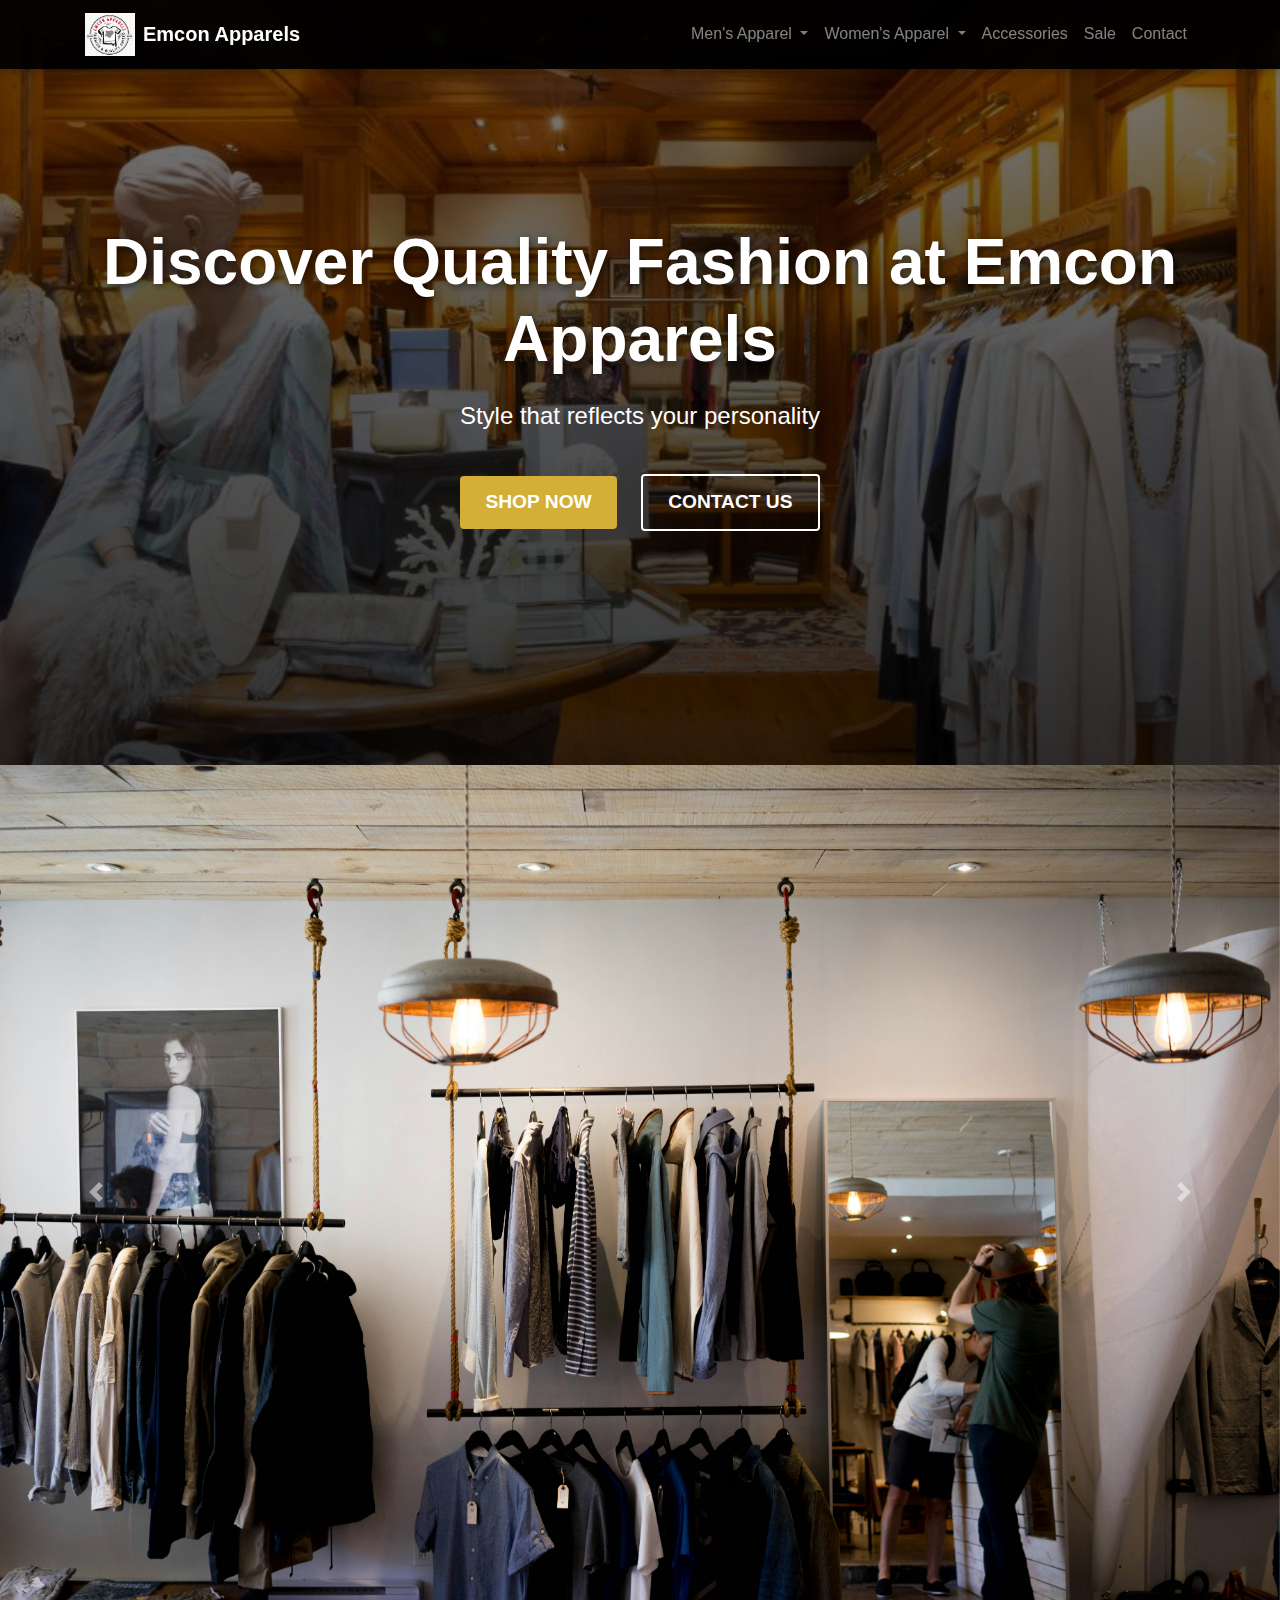
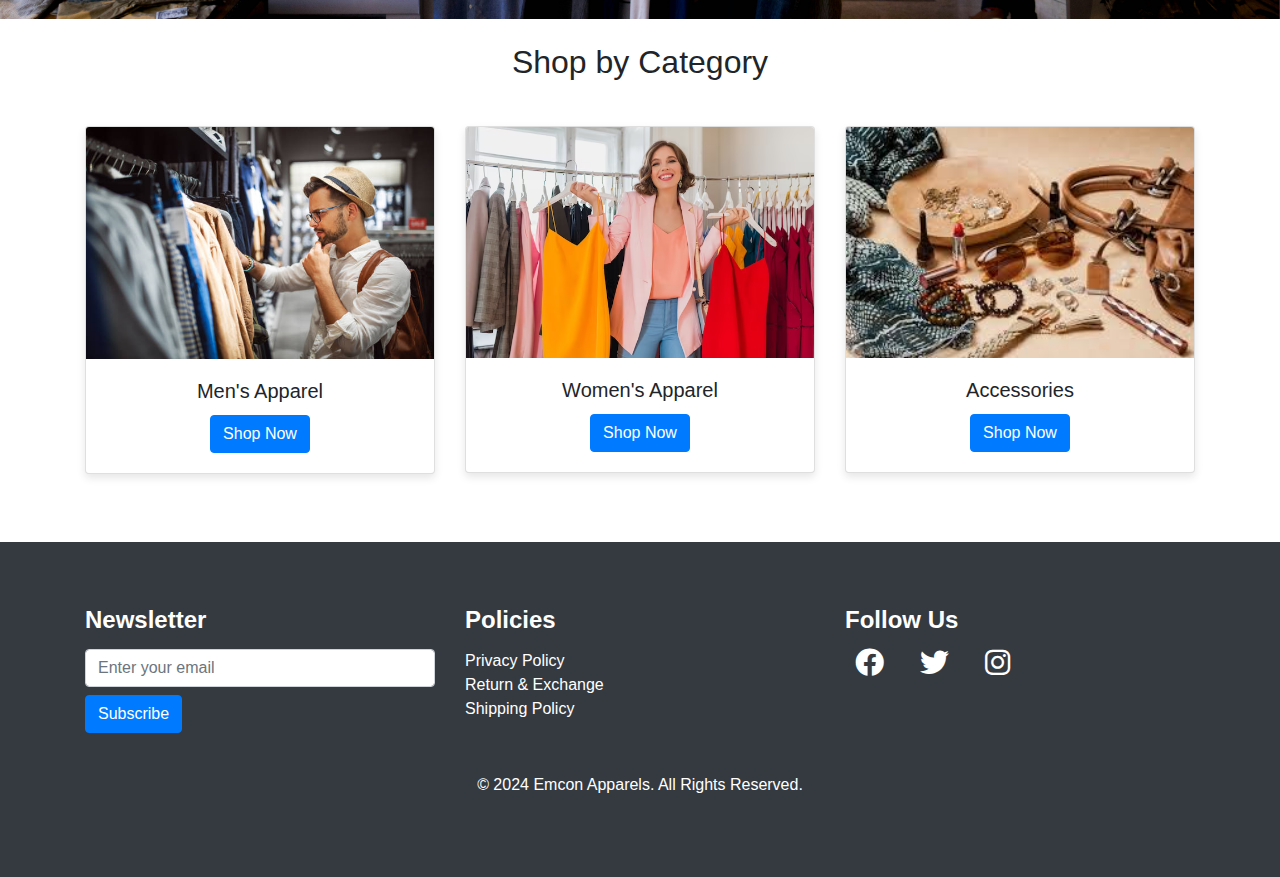
<file: index.html>
<!-- DEVELOPER: Sheikh Fahad Irfan, IS117-005, Fall 2024 -->
<!DOCTYPE html>
<html lang="en">
<head>
  <meta charset="UTF-8">
  <meta name="viewport" content="width=device-width, initial-scale=1.0">
  <meta name="description" content="Discover the best in fashion at Emcon Apparels. Shop trendy and quality men's, women's clothing, and accessories.">
  <meta name="keywords" content="fashion, Emcon Apparels, men's clothing, women's clothing, accessories, style">
  <title>Emcon Apparels</title>
  <link rel="stylesheet" href="css/style.css">
  <link rel="stylesheet" href="https://stackpath.bootstrapcdn.com/bootstrap/4.5.2/css/bootstrap.min.css">
  <link rel="stylesheet" href="https://cdnjs.cloudflare.com/ajax/libs/font-awesome/6.0.0-beta3/css/all.min.css">
</head>
<body>
  <header>
    <nav class="navbar navbar-expand-lg navbar-dark fixed-top">
      <div class="container">
        <a class="navbar-brand d-flex align-items-center" href="index.html">
          <img src="images/logo.png" alt="Emcon Apparels Logo" width="50" class="mr-2">
          Emcon Apparels
        </a>
        <button class="navbar-toggler" type="button" data-toggle="collapse" data-target="#navbarNav" aria-controls="navbarNav" aria-expanded="false" aria-label="Toggle navigation">
          <span class="navbar-toggler-icon"></span>
        </button>
        <div class="collapse navbar-collapse" id="navbarNav">
          <ul class="navbar-nav ml-auto">
            <!-- Men's Apparel Dropdown -->
            <li class="nav-item dropdown">
              <a class="nav-link dropdown-toggle" href="#" id="mensDropdown" role="button" data-toggle="dropdown" aria-haspopup="true" aria-expanded="false">
                Men's Apparel
              </a>
              <div class="dropdown-menu" aria-labelledby="mensDropdown">
                <a class="dropdown-item" href="mens.html">Shirts</a>
                <a class="dropdown-item" href="mens.html">Jeans</a>
                <a class="dropdown-item" href="mens.html">Shoes</a>
                <div class="dropdown-divider"></div>
              <a class="dropdown-item" href="mens.html">New Arrivals</a>
              </div>
             <!-- Women's Apparel Dropdown -->
            <li class="nav-item dropdown">
              <a class="nav-link dropdown-toggle" href="#" id="womensDropdown" role="button" data-toggle="dropdown" aria-haspopup="true" aria-expanded="false">
                Women's Apparel
              </a>
              <div class="dropdown-menu" aria-labelledby="womensDropdown">
                <a class="dropdown-item" href="womens.html">Dresses</a>
                <a class="dropdown-item" href="womens.html">Tops</a>
                <a class="dropdown-item" href="womens.html">Bottoms</a>
                <a class="dropdown-item" href="womens.html">Jackets & Coats</a>
                <div class="dropdown-divider"></div>
                <a class="dropdown-item" href="womens.html">New Arrivals</a>
              </div>
            </li>
            </li>
            <li class="nav-item"><a class="nav-link" href="accessories.html">Accessories</a></li>
            <li class="nav-item"><a class="nav-link" href="sale.html">Sale</a></li>
            <li class="nav-item"><a class="nav-link" href="contact.html">Contact</a></li>
          </ul>
        </div>
      </div>
    </nav>
  </header>
<!-- DEVELOPER: Sheikh Fahad Irfan, IS117-005, Fall 2024 -->
<!-- Hero Section -->
<section class="hero" style="background-image: url('images/hero.jpg');">
  <div class="container text-center">
    <h1>Discover Quality Fashion at Emcon Apparels</h1>
    <p>Style that reflects your personality</p>
    <a href="sale.html" class="btn btn-primary">Shop Now</a>
    <a href="contact.html" class="btn btn-outline-light">Contact Us</a>
  </div>
</section>

<script src="https://code.jquery.com/jquery-3.5.1.slim.min.js"></script>
<script src="https://cdn.jsdelivr.net/npm/@popperjs/core@2.6.0/dist/umd/popper.min.js"></script>
<script src="https://stackpath.bootstrapcdn.com/bootstrap/4.5.2/js/bootstrap.min.js"></script>
</body>
</html>
<!-- Carousel Section -->
<div id="promoCarousel" class="carousel slide" data-ride="carousel">
  <div class="carousel-inner">
    <div class="carousel-item active">
      <img src="images/promo1.jpg" class="d-block w-100" alt="Promotion 1" loading="lazy">
    </div>
    <div class="carousel-item">
      <img src="images/promo2.jpg" class="d-block w-100" alt="Promotion 2" loading="lazy">
    </div>
  </div>
  <a class="carousel-control-prev" href="#promoCarousel" role="button" data-slide="prev">
    <span class="carousel-control-prev-icon" aria-hidden="true"></span>
    <span class="sr-only">Previous</span>
  </a>
  <a class="carousel-control-next" href="#promoCarousel" role="button" data-slide="next">
    <span class="carousel-control-next-icon" aria-hidden="true"></span>
    <span class="sr-only">Next</span>
  </a>
</div>

<!-- Product Cards Section -->
<section class="container mt-4">
  <h2 class="text-center mb-4">Shop by Category</h2>
  <div class="row">
    <div class="col-md-4">
      <div class="card">
        <img src="images/men.jpg" class="card-img-top" alt="Men's Apparel">
        <div class="card-body text-center">
          <h5 class="card-title">Men's Apparel</h5>
          <a href="mens.html" class="btn btn-primary">Shop Now</a>
        </div>
      </div>
    </div>
    <div class="col-md-4">
      <div class="card">
        <img src="images/women.jpg" class="card-img-top" alt="Women's Apparel">
        <div class="card-body text-center">
          <h5 class="card-title">Women's Apparel</h5>
          <a href="womens.html" class="btn btn-primary">Shop Now</a>
        </div>
      </div>
    </div>
    <div class="col-md-4">
      <div class="card">
        <img src="images/accessory.jpg" class="card-img-top" alt="Accessories">
        <div class="card-body text-center">
          <h5 class="card-title">Accessories</h5>
          <a href="accessories.html" class="btn btn-primary">Shop Now</a>
        </div>
      </div>
    </div>
  </div>
</section>
 
<!-- DEVELOPER: Sheikh Fahad Irfan, IS117-005, Fall 2024 -->

<!-- Footer -->
<footer class="bg-dark text-white mt-5">
  <div class="container py-4">
    <div class="row">
      <div class="col-md-4">
        <h6 class="font-weight-bold">Newsletter</h6>
        <form>
          <div class="form-group">
            <input type="email" class="form-control" placeholder="Enter your email">
            <button class="btn btn-primary mt-2">Subscribe</button>
          </div>
        </form>
      </div>
      <div class="col-md-4">
        <h6 class="font-weight-bold">Policies</h6>
        <ul class="list-unstyled">
          <li><a href="#" class="text-white">Privacy Policy</a></li>
          <li><a href="#" class="text-white">Return & Exchange</a></li>
          <li><a href="#" class="text-white">Shipping Policy</a></li>
        </ul>
      </div>
      <div class="col-md-4">
        <h6 class="font-weight-bold">Follow Us</h6>
        <div class="social-icons d-flex">
          <a href="#" class="mr-3"><i class="fab fa-facebook fa-2x text-white"></i></a>
          <a href="#" class="mr-3"><i class="fab fa-twitter fa-2x text-white"></i></a>
          <a href="#"><i class="fab fa-instagram fa-2x text-white"></i></a>
        </div>
      </div>
    </div>
    <p class="text-center mt-4">© 2024 Emcon Apparels. All Rights Reserved.</p>
  </div>
</footer>

<script src="https://code.jquery.com/jquery-3.5.1.slim.min.js"></script>
<script src="https://cdn.jsdelivr.net/npm/@popperjs/core@2.6.0/dist/umd/popper.min.js"></script>
<script src="https://stackpath.bootstrapcdn.com/bootstrap/4.5.2/js/bootstrap.min.js"></script>
</body>
</html>
</file>
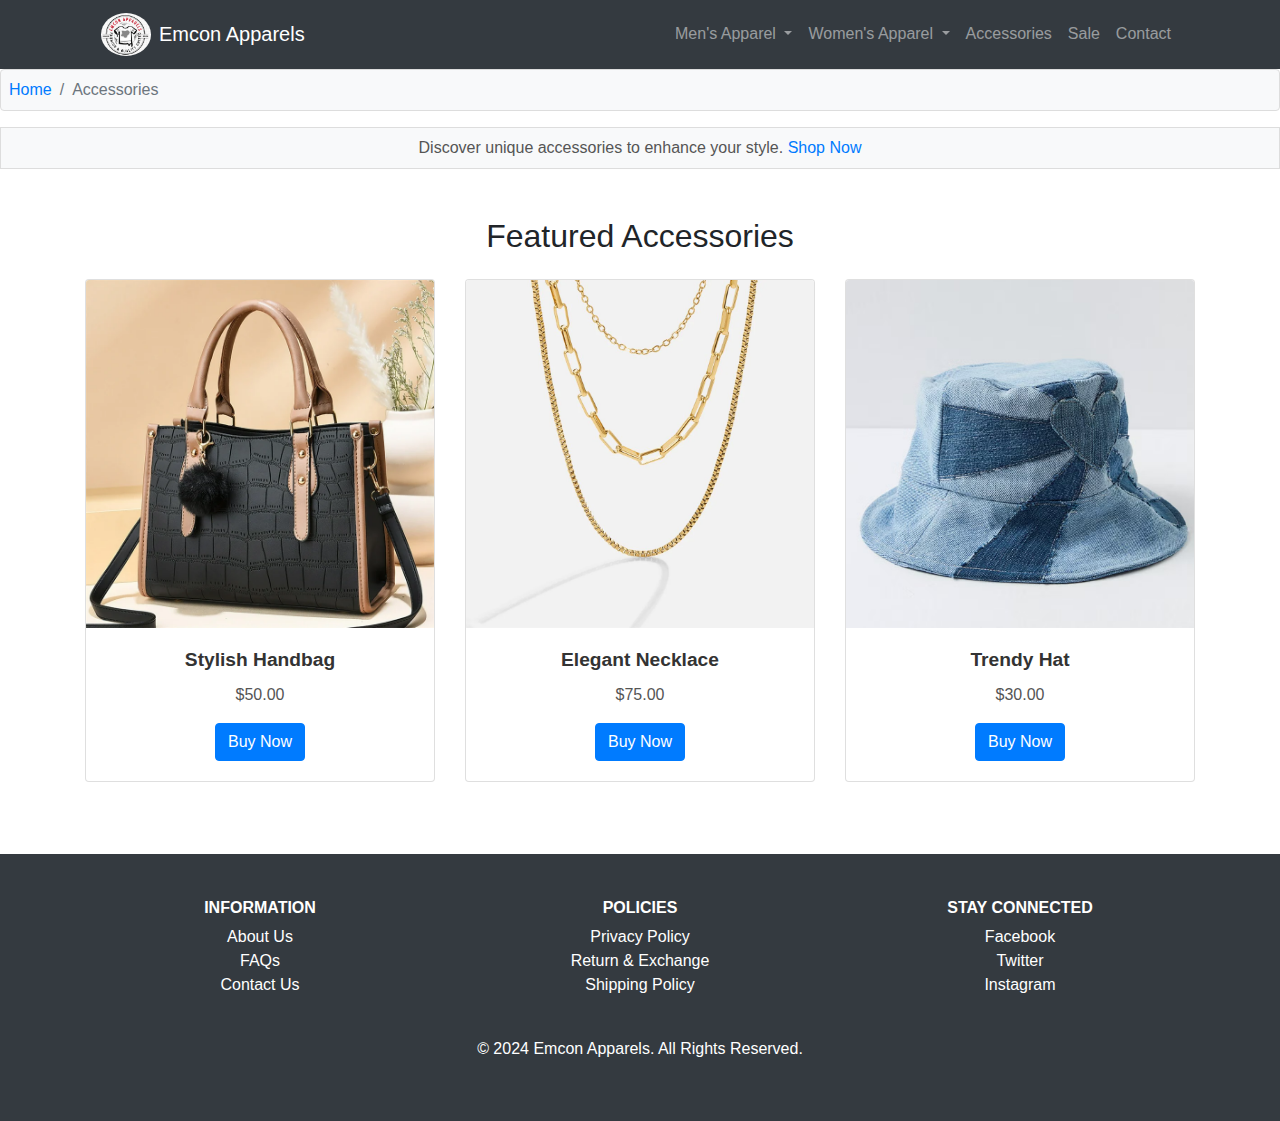
<file: accessories.html>
<!-- DEVELOPER: Sheikh Fahad Irfan, IS117-005, Fall 2024 -->
<!DOCTYPE html>
<html lang="en">
<head>
  <meta charset="UTF-8">
  <meta name="viewport" content="width=device-width, initial-scale=1.0">
  <title>Accessories - Emcon Apparels</title>
  <link rel="stylesheet" href="css/accessories.css">
  <link rel="stylesheet" href="https://stackpath.bootstrapcdn.com/bootstrap/4.5.2/css/bootstrap.min.css">
  <meta name="description" content="Browse a variety of accessories at Emcon Apparels, including bags, hats, jewelry, and more.">
  <meta name="keywords" content="accessories, Emcon Apparels, fashion, bags, hats, jewelry">
</head>
<body>
<!-- Header -->
<header class="bg-dark text-white">
  <div class="container">
    <nav class="navbar navbar-expand-lg navbar-dark">
      <a class="navbar-brand d-flex align-items-center" href="index.html">
        <img src="images/logo.png" alt="Emcon Apparels Logo" width="50" class="mr-2">
        Emcon Apparels
      </a>
      <button class="navbar-toggler" type="button" data-toggle="collapse" data-target="#navbarNav" aria-controls="navbarNav" aria-expanded="false" aria-label="Toggle navigation">
        <span class="navbar-toggler-icon"></span>
      </button>
      <div class="collapse navbar-collapse" id="navbarNav">
        <ul class="navbar-nav ml-auto">
          <!-- Men's Apparel Dropdown -->
          <li class="nav-item dropdown">
            <a class="nav-link dropdown-toggle" href="#" id="mensDropdown" role="button" data-toggle="dropdown" aria-haspopup="true" aria-expanded="false">
              Men's Apparel
            </a>
            <div class="dropdown-menu" aria-labelledby="mensDropdown">
              <a class="dropdown-item" href="mens.html">Shirts</a>
              <a class="dropdown-item" href="mens.html">Jeans</a>
              <a class="dropdown-item" href="mens.html">Shoes</a>
              <div class="dropdown-divider"></div>
            <a class="dropdown-item" href="mens.html">New Arrivals</a>
            </div>
           <!-- Women's Apparel Dropdown -->
          <li class="nav-item dropdown">
            <a class="nav-link dropdown-toggle" href="#" id="womensDropdown" role="button" data-toggle="dropdown" aria-haspopup="true" aria-expanded="false">
              Women's Apparel
            </a>
            <div class="dropdown-menu" aria-labelledby="womensDropdown">
              <a class="dropdown-item" href="womens.html">Dresses</a>
              <a class="dropdown-item" href="womens.html">Tops</a>
              <a class="dropdown-item" href="womens.html">Bottoms</a>
              <a class="dropdown-item" href="womens.html">Jackets & Coats</a>
              <div class="dropdown-divider"></div>
              <a class="dropdown-item" href="womens.html">New Arrivals</a>
            </div>
          </li>
          </li>
          <li class="nav-item"><a class="nav-link" href="accessories.html">Accessories</a></li>
          <li class="nav-item"><a class="nav-link" href="sale.html">Sale</a></li>
          <li class="nav-item"><a class="nav-link" href="contact.html">Contact</a></li>
        </ul>
      </div>
    </div>
  </nav>
</header>
<!-- Breadcrumb Navigation -->
<nav aria-label="breadcrumb">
  <ol class="breadcrumb bg-light p-2">
    <li class="breadcrumb-item"><a href="index.html">Home</a></li>
    <li class="breadcrumb-item active" aria-current="page">Accessories</li>
  </ol>
</nav>

<!-- Promotional Banner -->
<div class="bg-light text-center py-2">
  <p class="mb-0">Discover unique accessories to enhance your style. <a href="#" class="text-primary">Shop Now</a></p>
</div>
<!-- DEVELOPER: Sheikh Fahad Irfan, IS117-005, Fall 2024 -->
<!-- Accessories Section -->
<section class="container mt-5">
  <h2 class="text-center mb-4">Featured Accessories</h2>
  <div class="row">
    <div class="col-md-4 mb-4">
      <div class="card">
        <img src="images/accessory1.jpg" class="card-img-top" alt="Accessory 1">
        <div class="card-body text-center">
          <h5 class="card-title">Stylish Handbag</h5>
          <p class="card-text">$50.00</p>
          <a href="#" class="btn btn-primary">Buy Now</a>
        </div>
      </div>
    </div>
    <div class="col-md-4 mb-4">
      <div class="card">
        <img src="images/accessory2.jpg" class="card-img-top" alt="Accessory 2">
        <div class="card-body text-center">
          <h5 class="card-title">Elegant Necklace</h5>
          <p class="card-text">$75.00</p>
          <a href="#" class="btn btn-primary">Buy Now</a>
        </div>
      </div>
    </div>
    <div class="col-md-4 mb-4">
      <div class="card">
        <img src="images/accessory3.jpg" class="card-img-top" alt="Accessory 3">
        <div class="card-body text-center">
          <h5 class="card-title">Trendy Hat</h5>
          <p class="card-text">$30.00</p>
          <a href="#" class="btn btn-primary">Buy Now</a>
        </div>
      </div>
    </div>
  </div>
</section>
<!-- DEVELOPER: Sheikh Fahad Irfan, IS117-005, Fall 2024 -->
<!-- Footer -->
<footer class="bg-dark text-white mt-5">
  <div class="container py-4">
    <div class="row">
      <div class="col-md-4">
        <h6 class="font-weight-bold">INFORMATION</h6>
        <ul class="list-unstyled">
          <li><a href="#" class="text-white">About Us</a></li>
          <li><a href="#" class="text-white">FAQs</a></li>
          <li><a href="#" class="text-white">Contact Us</a></li>
        </ul>
      </div>
      <div class="col-md-4">
        <h6 class="font-weight-bold">POLICIES</h6>
        <ul class="list-unstyled">
          <li><a href="#" class="text-white">Privacy Policy</a></li>
          <li><a href="#" class="text-white">Return & Exchange</a></li>
          <li><a href="#" class="text-white">Shipping Policy</a></li>
        </ul>
      </div>
      <div class="col-md-4">
        <h6 class="font-weight-bold">STAY CONNECTED</h6>
        <ul class="list-unstyled">
          <li><a href="#" class="text-white">Facebook</a></li>
          <li><a href="#" class="text-white">Twitter</a></li>
          <li><a href="#" class="text-white">Instagram</a></li>
        </ul>
      </div>
    </div>
    <p class="text-center mt-4">© 2024 Emcon Apparels. All Rights Reserved.</p>
  </div>
</footer>

<script src="https://code.jquery.com/jquery-3.5.1.slim.min.js"></script>
<script src="https://cdn.jsdelivr.net/npm/@popperjs/core@2.6.0/dist/umd/popper.min.js"></script>
<script src="https://stackpath.bootstrapcdn.com/bootstrap/4.5.2/js/bootstrap.min.js"></script>
</body>
</html>
</file>
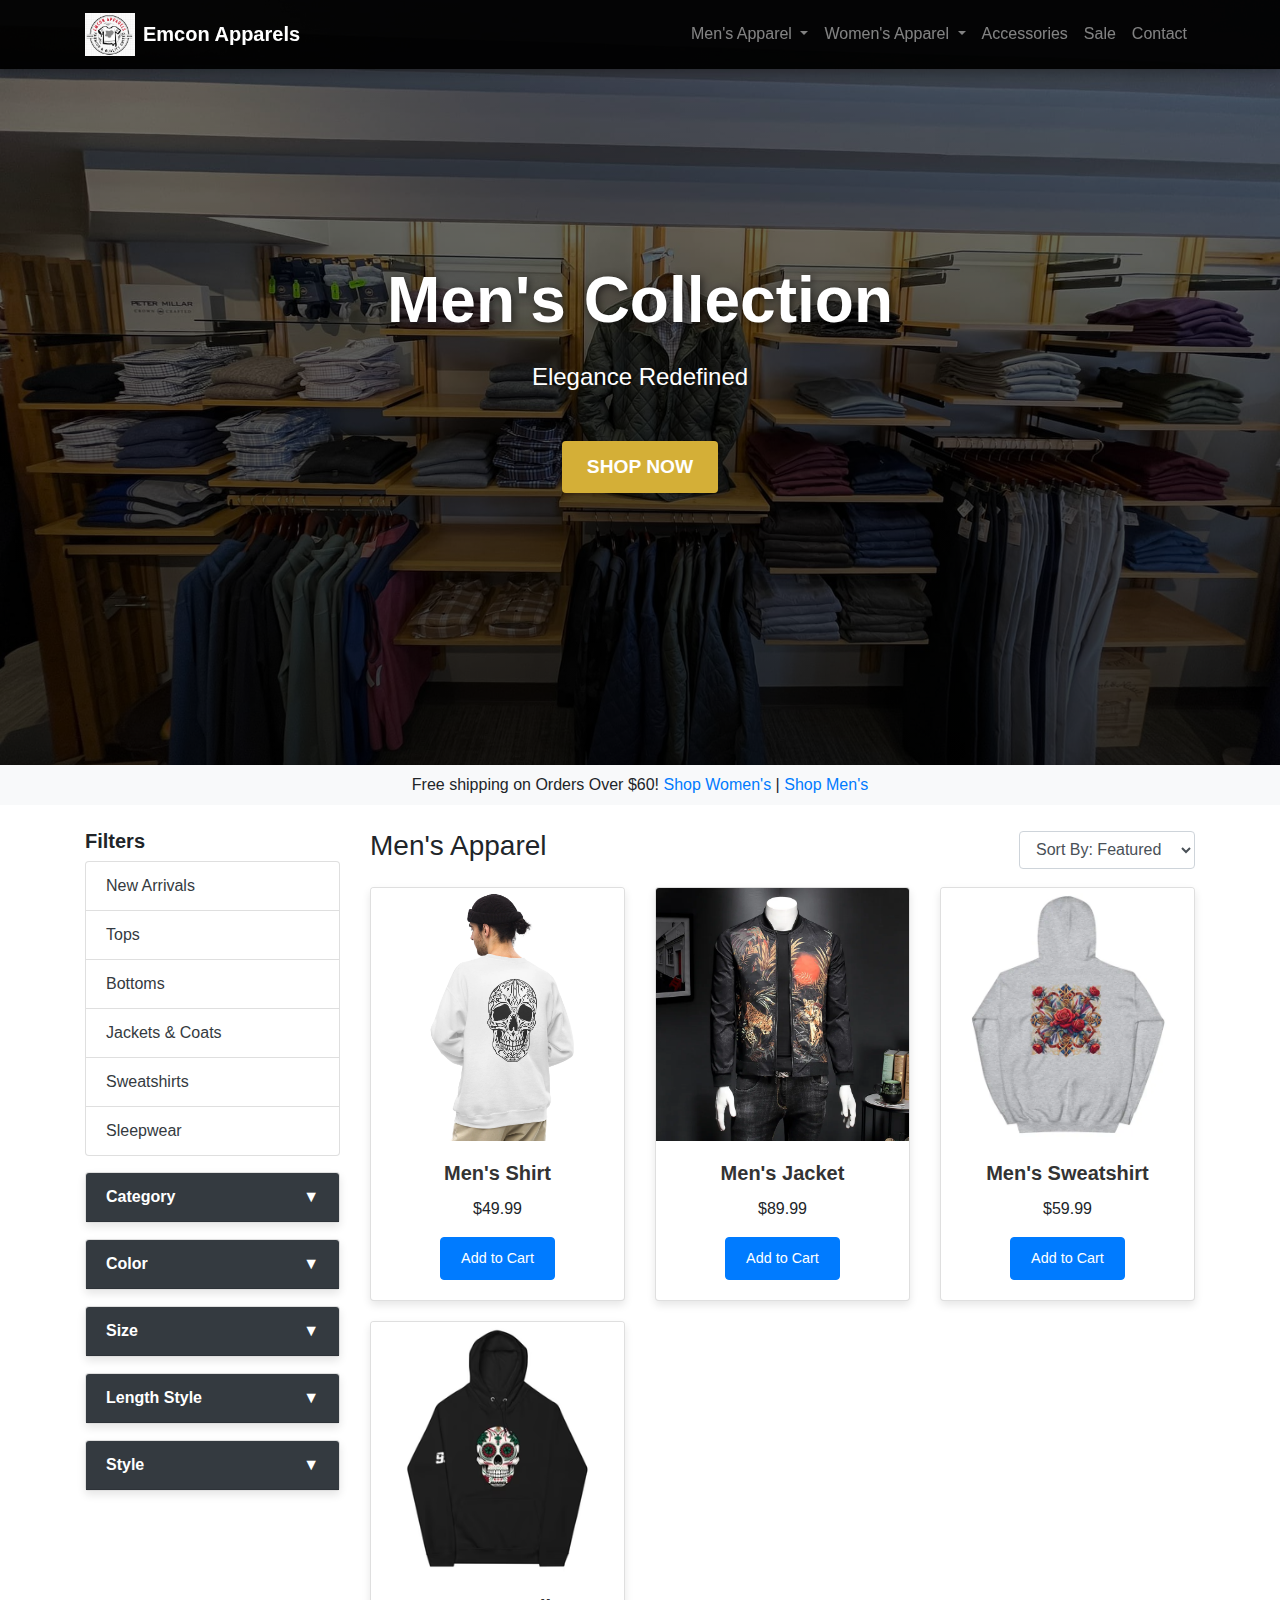
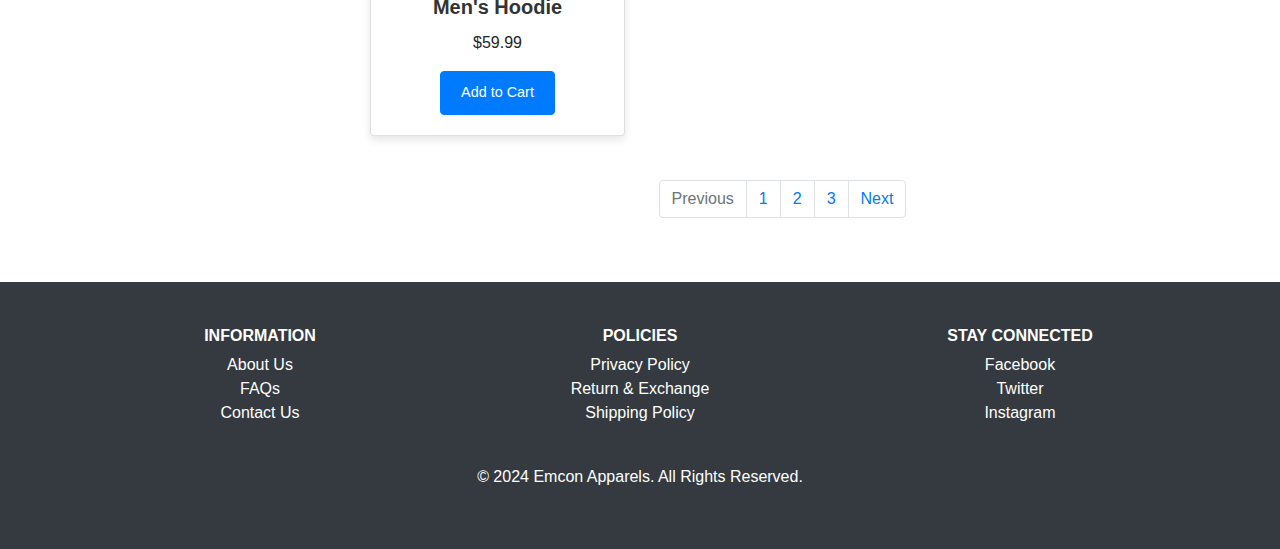
<file: mens.html>
<!-- DEVELOPER: Sheikh Fahad Irfan, IS117-005, Fall 2024 -->
<!DOCTYPE html>
<html lang="en">
<head>
  <meta charset="UTF-8">
  <meta name="viewport" content="width=device-width, initial-scale=1.0">
  <title>Men's Apparel - Emcon Apparels</title>
  <link rel="stylesheet" href="css/mens.css">
  <link rel="stylesheet" href="https://stackpath.bootstrapcdn.com/bootstrap/4.5.2/css/bootstrap.min.css">
  <link rel="stylesheet" href="https://cdnjs.cloudflare.com/ajax/libs/font-awesome/6.0.0-beta3/css/all.min.css">
</head>
<body>
<!-- Header -->
<header class="navbar navbar-expand-lg navbar-dark fixed-top">
  <div class="container">
    <a class="navbar-brand d-flex align-items-center" href="index.html">
      <img src="images/logo.png" alt="Emcon Apparels Logo" width="50" class="mr-2">
      Emcon Apparels
      </a>
      <button class="navbar-toggler" type="button" data-toggle="collapse" data-target="#navbarNav" aria-controls="navbarNav" aria-expanded="false" aria-label="Toggle navigation">
        <span class="navbar-toggler-icon"></span>
      </button>
      <div class="collapse navbar-collapse" id="navbarNav">
        <ul class="navbar-nav ml-auto">
          <!-- Men's Apparel Dropdown -->
          <li class="nav-item dropdown">
            <a class="nav-link dropdown-toggle" href="#" id="mensDropdown" role="button" data-toggle="dropdown" aria-haspopup="true" aria-expanded="false">
              Men's Apparel
            </a>
            <div class="dropdown-menu" aria-labelledby="mensDropdown">
              <a class="dropdown-item" href="mens.html">Shirts</a>
              <a class="dropdown-item" href="mens.html">Jeans</a>
              <a class="dropdown-item" href="mens.html">Shoes</a>
              <div class="dropdown-divider"></div>
            <a class="dropdown-item" href="mens.html">New Arrivals</a>
            </div>
           <!-- Women's Apparel Dropdown -->
          <li class="nav-item dropdown">
            <a class="nav-link dropdown-toggle" href="#" id="womensDropdown" role="button" data-toggle="dropdown" aria-haspopup="true" aria-expanded="false">
              Women's Apparel
            </a>
            <div class="dropdown-menu" aria-labelledby="womensDropdown">
              <a class="dropdown-item" href="womens.html">Dresses</a>
              <a class="dropdown-item" href="womens.html">Tops</a>
              <a class="dropdown-item" href="womens.html">Bottoms</a>
              <a class="dropdown-item" href="womens.html">Jackets & Coats</a>
              <div class="dropdown-divider"></div>
              <a class="dropdown-item" href="womens.html">New Arrivals</a>
            </div>
          </li>
          </li>
          <li class="nav-item"><a class="nav-link" href="accessories.html">Accessories</a></li>
          <li class="nav-item"><a class="nav-link" href="sale.html">Sale</a></li>
          <li class="nav-item"><a class="nav-link" href="contact.html">Contact</a></li>
        </ul>
      </div>
    </div>
  </nav>
</header>
<!-- Hero Section -->
<section class="hero" style="background-image: url('images/heromen.jpg');">
  <div class="container text-center text-white">
    <h1>Men's Collection</h1>
    <p>Elegance Redefined</p>
    <a href="sale.html" class="btn btn-primary mt-3">Shop Now</a>
  </div>
</section>

<!-- Promotional Banner -->
<div class="bg-light text-center py-2">
  <p class="mb-0">Free shipping on Orders Over $60! <a href="#" class="text-primary">Shop Women's</a> | <a href="#" class="text-primary">Shop Men's</a></p>
</div>

<!-- Main Content -->
<main class="container mt-4">
  <div class="row">
    <!-- Sidebar -->
    <aside class="col-md-3">
      <h5 class="font-weight-bold">Filters</h5>

      <!-- Categories -->
      <ul class="list-group mb-3">
        <li class="list-group-item"><a href="#" class="text-dark">New Arrivals</a></li>
        <li class="list-group-item"><a href="#" class="text-dark">Tops</a></li>
        <li class="list-group-item"><a href="#" class="text-dark">Bottoms</a></li>
        <li class="list-group-item"><a href="#" class="text-dark">Jackets & Coats</a></li>
        <li class="list-group-item"><a href="#" class="text-dark">Sweatshirts</a></li>
        <li class="list-group-item"><a href="#" class="text-dark">Sleepwear</a></li>
      </ul>

      <!-- Additional Filters -->
       <!-- Category Filter -->
      <div class="card mb-3">
        <div class="card-header bg-dark text-white" data-toggle="collapse" data-target="#categoryDropdown" aria-expanded="false">
          Category <span class="float-right">&#9660;</span>
        </div>
        <div class="collapse" id="categoryDropdown">
          <ul class="list-group list-group-flush">
            <li class="list-group-item"><a href="#" class="text-dark">Casual</a></li>
            <li class="list-group-item"><a href="#" class="text-dark">Formal</a></li>
            <li class="list-group-item"><a href="#" class="text-dark">Sportswear</a></li>
            <li class="list-group-item"><a href="#" class="text-dark">Activewear</a></li>
          </ul>
        </div>
      </div>
 <!-- Color Filter -->
      <div class="card mb-3">
        <div class="card-header bg-dark text-white" data-toggle="collapse" data-target="#colorDropdown" aria-expanded="false">
          Color <span class="float-right">&#9660;</span>
        </div>
        <div class="collapse" id="colorDropdown">
          <ul class="list-group list-group-flush">
            <li class="list-group-item"><a href="#" class="text-dark">Black</a></li>
            <li class="list-group-item"><a href="#" class="text-dark">White</a></li>
            <li class="list-group-item"><a href="#" class="text-dark">Blue</a></li>
            <li class="list-group-item"><a href="#" class="text-dark">Grey</a></li>
            <li class="list-group-item"><a href="#" class="text-dark">Brown</a></li>
            <li class="list-group-item"><a href="#" class="text-dark">Green</a></li>
          </ul>
        </div>
      </div>
        <!-- Size Filter -->
  <div class="card mb-3">
    <div class="card-header bg-dark text-white" data-toggle="collapse" data-target="#sizeDropdown" aria-expanded="false">
      Size <span class="float-right">&#9660;</span>
    </div>
    <div class="collapse" id="sizeDropdown">
      <ul class="list-group list-group-flush">
        <li class="list-group-item"><a href="#" class="text-dark">Small</a></li>
        <li class="list-group-item"><a href="#" class="text-dark">Medium</a></li>
        <li class="list-group-item"><a href="#" class="text-dark">Large</a></li>
        <li class="list-group-item"><a href="#" class="text-dark">XL</a></li>
        <li class="list-group-item"><a href="#" class="text-dark">XXL</a></li>
      </ul>
    </div>
  </div>

  <!-- Length Style Filter -->
  <div class="card mb-3">
    <div class="card-header bg-dark text-white" data-toggle="collapse" data-target="#lengthDropdown" aria-expanded="false">
      Length Style <span class="float-right">&#9660;</span>
    </div>
    <div class="collapse" id="lengthDropdown">
      <ul class="list-group list-group-flush">
        <li class="list-group-item"><a href="#" class="text-dark">Full-Length</a></li>
        <li class="list-group-item"><a href="#" class="text-dark">Mid-Thigh</a></li>
        <li class="list-group-item"><a href="#" class="text-dark">Above the Knee</a></li>
        <li class="list-group-item"><a href="#" class="text-dark">Below the Knee</a></li>
      </ul>
    </div>
  </div>
  <!--Style Filter -->
  <div class="card mb-3">
    <div class="card-header bg-dark text-white" data-toggle="collapse" data-target="#lengthDropdown" aria-expanded="false">
      Style <span class="float-right">&#9660;</span>
    </div>
    <div class="collapse" id="lengthDropdown">
      <ul class="list-group list-group-flush">
        <li class="list-group-item"><a href="#" class="text-dark">Jogger</a></li>
        <li class="list-group-item"><a href="#" class="text-dark">Baggy</a></li>
        <li class="list-group-item"><a href="#" class="text-dark">Loose</a></li>
        <li class="list-group-item"><a href="#" class="text-dark">Straight</a></li>
        <li class="list-group-item"><a href="#" class="text-dark">Skinny</a></li>
        <li class="list-group-item"><a href="#" class="text-dark">Super Baggy</a></li>
        
      </ul>
    </div>
  </div>
</aside>
  <!-- DEVELOPER: Sheikh Fahad Irfan, IS117-005, Fall 2024 -->
    <!-- Product Section -->
    <section class="col-md-9">
      <!-- Sort By Dropdown -->
      <div class="d-flex justify-content-between align-items-center mb-3">
        <h3>Men's Apparel</h3>
        <select class="form-control w-auto">
          <option>Sort By: Featured</option>
          <option>Price: Low to High</option>
          <option>Price: High to Low</option>
          <option>New Arrivals</option>
        </select>
      </div>

      <!-- Product Grid -->
      <div class="row">
        <!-- Example Product Card -->
        <div class="col-md-4">
          <div class="card">
            <img src="images/mensproduct1.jpg" class="card-img-top" alt="Product 1">
            <div class="card-body text-center">
              <h5 class="card-title">Men's Shirt</h5>
              <p class="card-text">$49.99</p>
              <a href="#" class="btn btn-primary">Add to Cart</a>
            </div>
          </div>
        </div>
        <!-- Product Card 2 -->
        <div class="col-md-4">
          <div class="card">
            <img src="images/mensproduct2.jpg" class="card-img-top" alt="Product 2">
            <div class="card-body text-center">
              <h5 class="card-title">Men's Jacket</h5>
              <p class="card-text">$89.99</p>
              <a href="#" class="btn btn-primary">Add to Cart</a>
            </div>
          </div>
        </div>
        <!-- Product Card 3 -->
        <div class="col-md-4">
          <div class="card">
            <img src="images/mensproduct3.jpg" class="card-img-top" alt="Product 3">
            <div class="card-body text-center">
              <h5 class="card-title">Men's Sweatshirt</h5>
              <p class="card-text">$59.99</p>
              <a href="#" class="btn btn-primary">Add to Cart</a>
            </div>
          </div>
        </div>
        <!-- Add more products here -->
        <div class="col-md-4">
          <div class="card">
            <img src="images/mensproduct4.jpg" class="card-img-top" alt="Product 3">
            <div class="card-body text-center">
              <h5 class="card-title">Men's Hoodie</h5>
              <p class="card-text">$59.99</p>
              <a href="#" class="btn btn-primary">Add to Cart</a>
            </div>
          </div>
        </div>
      </div>

      <!-- Pagination -->
      <nav aria-label="Page navigation example" class="mt-4">
        <ul class="pagination justify-content-center">
          <li class="page-item disabled">
            <a class="page-link" href="#" tabindex="-1">Previous</a>
          </li>
          <li class="page-item"><a class="page-link" href="#">1</a></li>
          <li class="page-item"><a class="page-link" href="#">2</a></li>
          <li class="page-item"><a class="page-link" href="#">3</a></li>
          <li class="page-item">
            <a class="page-link" href="#">Next</a>
          </li>
        </ul>
      </nav>
    </section>
  </div>
</main>



<!-- DEVELOPER: Sheikh Fahad Irfan, IS117-005, Fall 2024 -->


<!-- Footer -->
<footer class="bg-dark text-white mt-5">
  <div class="container py-4">
    <div class="row">
      <div class="col-md-4">
        <h6 class="font-weight-bold">INFORMATION</h6>
        <ul class="list-unstyled">
          <li><a href="#" class="text-white">About Us</a></li>
          <li><a href="#" class="text-white">FAQs</a></li>
          <li><a href="#" class="text-white">Contact Us</a></li>
        </ul>
      </div>
      <div class="col-md-4">
        <h6 class="font-weight-bold">POLICIES</h6>
        <ul class="list-unstyled">
          <li><a href="#" class="text-white">Privacy Policy</a></li>
          <li><a href="#" class="text-white">Return & Exchange</a></li>
          <li><a href="#" class="text-white">Shipping Policy</a></li>
        </ul>
      </div>
      <div class="col-md-4">
        <h6 class="font-weight-bold">STAY CONNECTED</h6>
        <ul class="list-unstyled">
          <li><a href="#" class="text-white">Facebook</a></li>
          <li><a href="#" class="text-white">Twitter</a></li>
          <li><a href="#" class="text-white">Instagram</a></li>
        </ul>
      </div>
    </div>
    <p class="text-center mt-4">© 2024 Emcon Apparels. All Rights Reserved.</p>
  </div>
</footer>

<script src="https://code.jquery.com/jquery-3.5.1.slim.min.js"></script>
<script src="https://cdn.jsdelivr.net/npm/@popperjs/core@2.6.0/dist/umd/popper.min.js"></script>
<script src="https://stackpath.bootstrapcdn.com/bootstrap/4.5.2/js/bootstrap.min.js"></script>

</body>
</html>
</file>
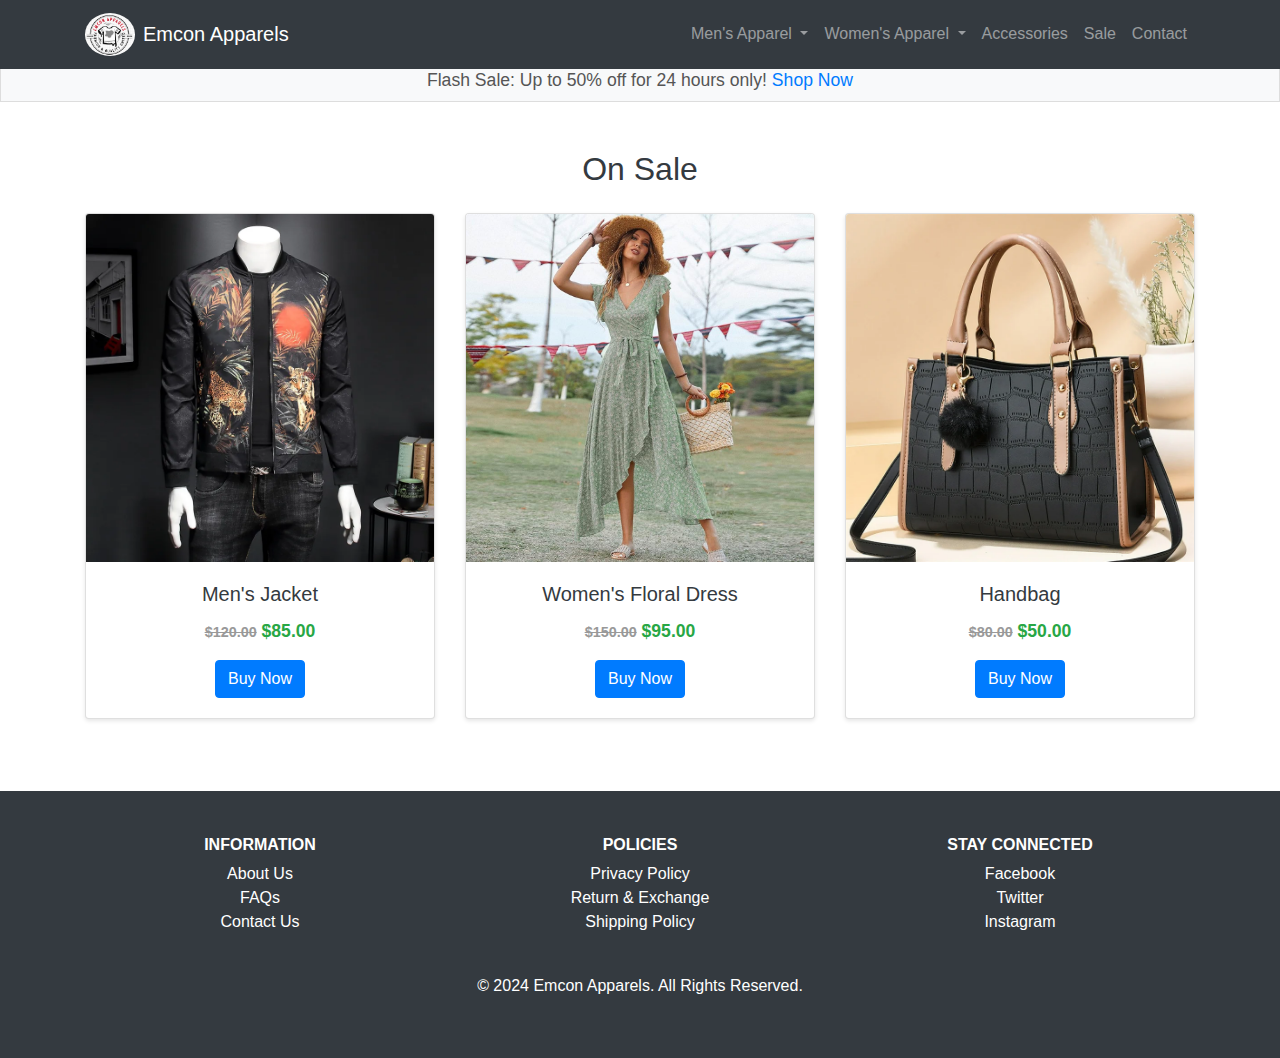
<file: sale.html>
<!-- DEVELOPER: Sheikh Fahad Irfan, IS117-005, Fall 2024 -->
<!DOCTYPE html>
<html lang="en">
<head>
  <meta charset="UTF-8">
  <meta name="viewport" content="width=device-width, initial-scale=1.0">
  <title>Sale - Emcon Apparels</title>
  <link rel="stylesheet" href="css/sale.css">
  <link rel="stylesheet" href="https://stackpath.bootstrapcdn.com/bootstrap/4.5.2/css/bootstrap.min.css">
  <meta name="description" content="Explore the best deals on Emcon Apparels. Enjoy up to 50% off on men's and women's clothing, accessories, and more.">
  <meta name="keywords" content="Emcon Apparels, sale, men's clothing, women's clothing, accessories, discounts, fashion deals">
</head>
<body>
<!-- Header -->
<header class="navbar navbar-expand-lg navbar-dark fixed-top">
  <div class="container">
    <a class="navbar-brand d-flex align-items-center" href="index.html">
      <img src="images/logo.png" alt="Emcon Apparels Logo" width="50" class="mr-2">
      Emcon Apparels
      </a>
      <button class="navbar-toggler" type="button" data-toggle="collapse" data-target="#navbarNav" aria-controls="navbarNav" aria-expanded="false" aria-label="Toggle navigation">
        <span class="navbar-toggler-icon"></span>
      </button>
      <div class="collapse navbar-collapse" id="navbarNav">
        <ul class="navbar-nav ml-auto">
          <!-- Men's Apparel Dropdown -->
          <li class="nav-item dropdown">
            <a class="nav-link dropdown-toggle" href="#" id="mensDropdown" role="button" data-toggle="dropdown" aria-haspopup="true" aria-expanded="false">
              Men's Apparel
            </a>
            <div class="dropdown-menu" aria-labelledby="mensDropdown">
              <a class="dropdown-item" href="mens.html">Shirts</a>
              <a class="dropdown-item" href="mens.html">Jeans</a>
              <a class="dropdown-item" href="mens.html">Shoes</a>
              <div class="dropdown-divider"></div>
            <a class="dropdown-item" href="mens.html">New Arrivals</a>
            </div>
           <!-- Women's Apparel Dropdown -->
          <li class="nav-item dropdown">
            <a class="nav-link dropdown-toggle" href="#" id="womensDropdown" role="button" data-toggle="dropdown" aria-haspopup="true" aria-expanded="false">
              Women's Apparel
            </a>
            <div class="dropdown-menu" aria-labelledby="womensDropdown">
              <a class="dropdown-item" href="womens.html">Dresses</a>
              <a class="dropdown-item" href="womens.html">Tops</a>
              <a class="dropdown-item" href="womens.html">Bottoms</a>
              <a class="dropdown-item" href="womens.html">Jackets & Coats</a>
              <div class="dropdown-divider"></div>
              <a class="dropdown-item" href="womens.html">New Arrivals</a>
            </div>
          </li>
          </li>
          <li class="nav-item"><a class="nav-link" href="accessories.html">Accessories</a></li>
          <li class="nav-item"><a class="nav-link" href="sale.html">Sale</a></li>
          <li class="nav-item"><a class="nav-link" href="contact.html">Contact</a></li>
        </ul>
      </div>
    </div>
  </nav>
</header>
<!-- DEVELOPER: Sheikh Fahad Irfan, IS117-005, Fall 2024 -->
<!-- Breadcrumb Navigation -->
<nav aria-label="breadcrumb">
  <ol class="breadcrumb bg-light p-2">
    <li class="breadcrumb-item"><a href="index.html">Home</a></li>
    <li class="breadcrumb-item active" aria-current="page">Sale</li>
  </ol>
</nav>

<!-- Promotional Banner -->
<div class="bg-light text-center py-2">
  <p class="mb-0">Flash Sale: Up to 50% off for 24 hours only! <a href="#" class="text-primary">Shop Now</a></p>
</div>

<!-- Sale Items Section -->
<section class="container mt-5">
  <h2 class="text-center mb-4">On Sale</h2>
  <div class="row">
    <div class="col-md-4 mb-4">
      <div class="card">
        <img src="images/sale-item1.jpg" class="card-img-top" alt="Sale Item 1">
        <div class="card-body text-center">
          <h5 class="card-title">Men's Jacket</h5>
          <p class="card-text"><del>$120.00</del> $85.00</p>
          <a href="#" class="btn btn-primary">Buy Now</a>
        </div>
      </div>
    </div>
    <div class="col-md-4 mb-4">
      <div class="card">
        <img src="images/sale-item2.jpg" class="card-img-top" alt="Sale Item 2">
        <div class="card-body text-center">
          <h5 class="card-title">Women's Floral Dress</h5>
          <p class="card-text"><del>$150.00</del> $95.00</p>
          <a href="#" class="btn btn-primary">Buy Now</a>
        </div>
      </div>
    </div>
    <div class="col-md-4 mb-4">
      <div class="card">
        <img src="images/sale-item3.jpg" class="card-img-top" alt="Sale Item 3">
        <div class="card-body text-center">
          <h5 class="card-title">Handbag</h5>
          <p class="card-text"><del>$80.00</del> $50.00</p>
          <a href="#" class="btn btn-primary">Buy Now</a>
        </div>
      </div>
    </div>
  </div>
</section>

<!-- Footer -->
<footer class="bg-dark text-white mt-5">
  <div class="container py-4">
    <div class="row">
      <div class="col-md-4">
        <h6 class="font-weight-bold">INFORMATION</h6>
        <ul class="list-unstyled">
          <li><a href="#" class="text-white">About Us</a></li>
          <li><a href="#" class="text-white">FAQs</a></li>
          <li><a href="#" class="text-white">Contact Us</a></li>
        </ul>
      </div>
      <div class="col-md-4">
        <h6 class="font-weight-bold">POLICIES</h6>
        <ul class="list-unstyled">
          <li><a href="#" class="text-white">Privacy Policy</a></li>
          <li><a href="#" class="text-white">Return & Exchange</a></li>
          <li><a href="#" class="text-white">Shipping Policy</a></li>
        </ul>
      </div>
      <div class="col-md-4">
        <h6 class="font-weight-bold">STAY CONNECTED</h6>
        <ul class="list-unstyled">
          <li><a href="#" class="text-white">Facebook</a></li>
          <li><a href="#" class="text-white">Twitter</a></li>
          <li><a href="#" class="text-white">Instagram</a></li>
        </ul>
      </div>
    </div>
    <p class="text-center mt-4">© 2024 Emcon Apparels. All Rights Reserved.</p>
  </div>
</footer>
<!-- DEVELOPER: Sheikh Fahad Irfan, IS117-005, Fall 2024 -->

<script src="https://code.jquery.com/jquery-3.5.1.slim.min.js"></script>
<script src="https://cdn.jsdelivr.net/npm/@popperjs/core@2.6.0/dist/umd/popper.min.js"></script>
<script src="https://stackpath.bootstrapcdn.com/bootstrap/4.5.2/js/bootstrap.min.js"></script>
</body>
</html>
</file>
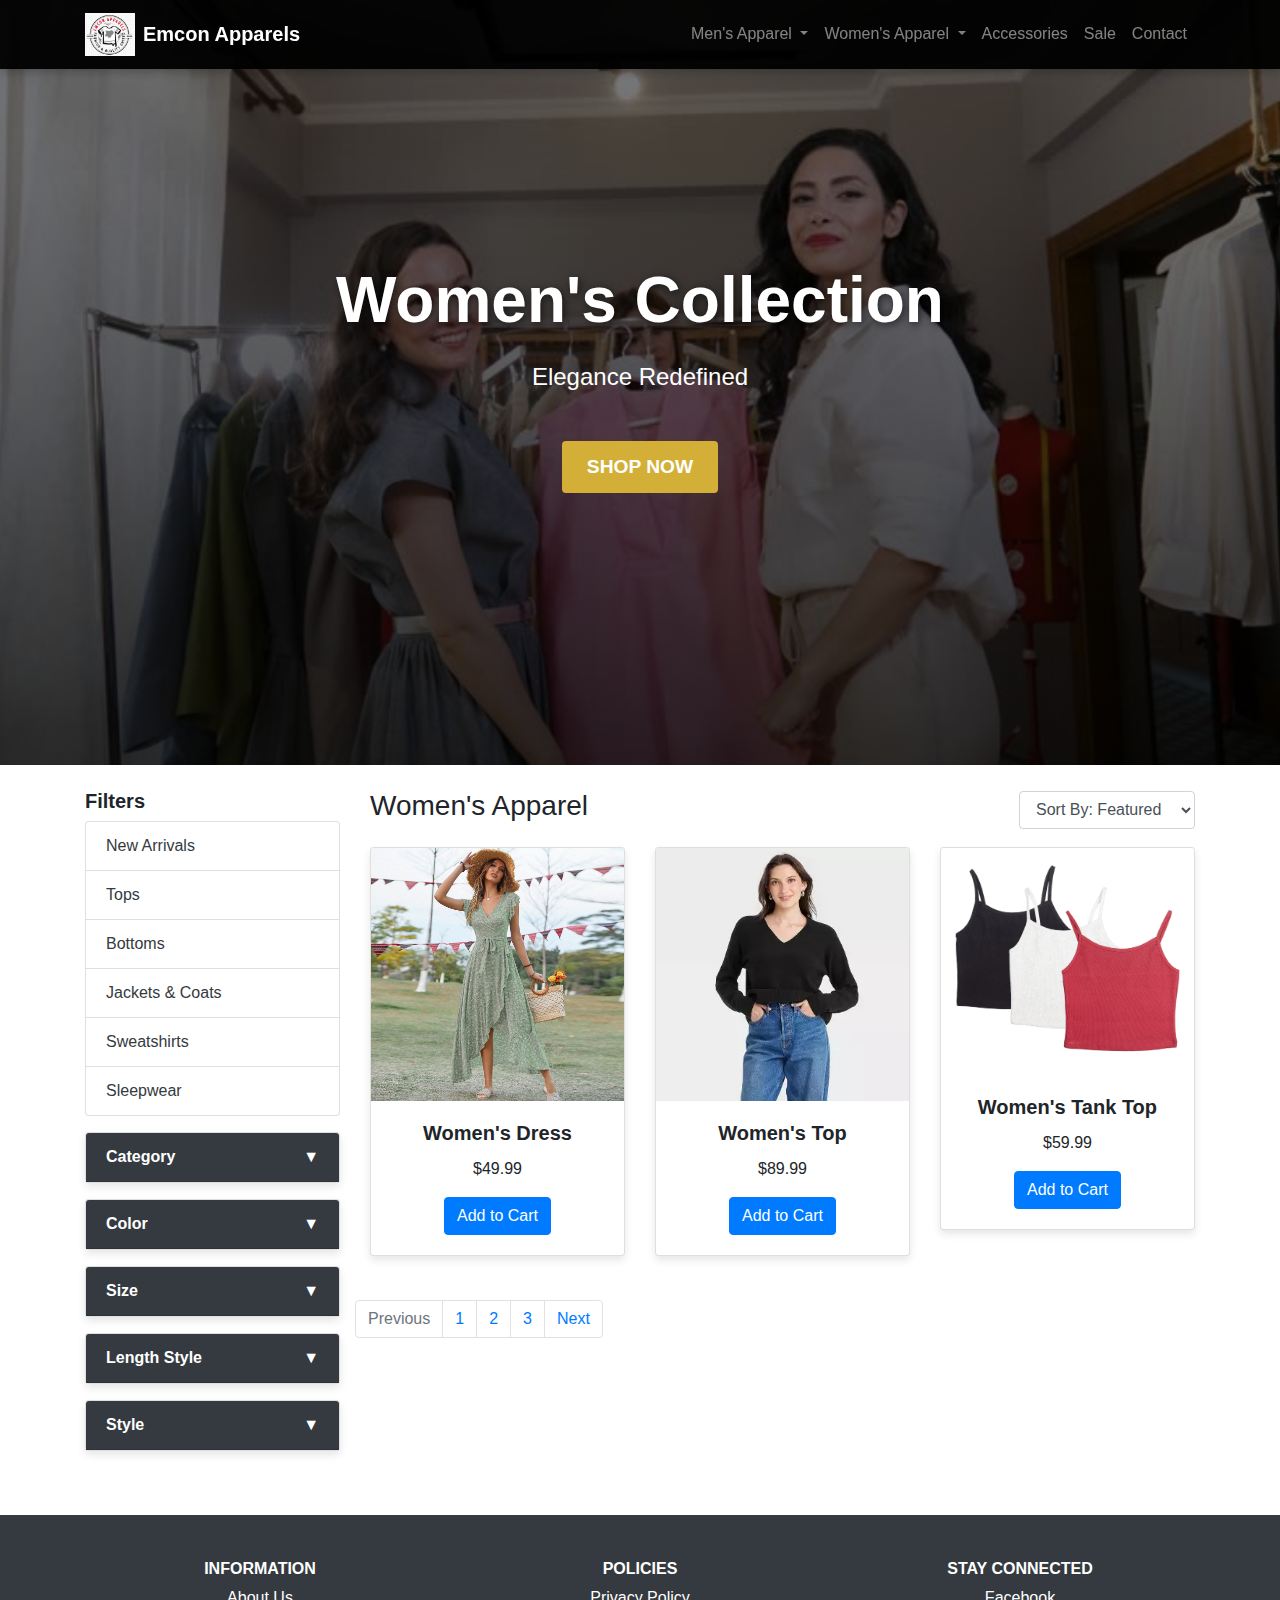
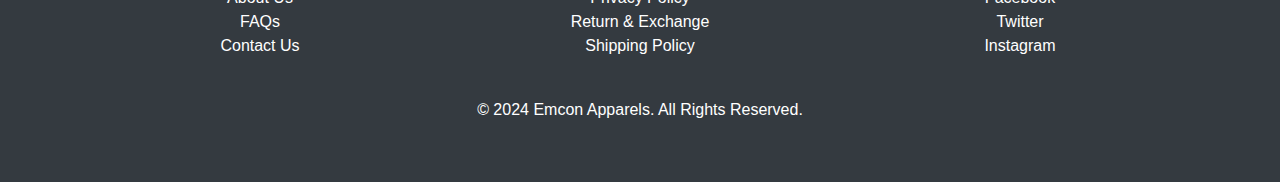
<file: womens.html>
<!-- DEVELOPER: Sheikh Fahad Irfan, IS117-005, Fall 2024 -->
<!DOCTYPE html>
<html lang="en">
<head>
  <meta charset="UTF-8">
  <meta name="viewport" content="width=device-width, initial-scale=1.0">
  <meta name="description" content="Explore the latest in women's fashion at Emcon Apparels. Shop dresses, tops, bottoms, and accessories.">
  <meta name="keywords" content="Women's fashion, Emcon Apparels, dresses, tops, bottoms, accessories">
  <title>Women's Apparel - Emcon Apparels</title>
  <link rel="stylesheet" href="css/womens.css">
  <link rel="stylesheet" href="https://stackpath.bootstrapcdn.com/bootstrap/4.5.2/css/bootstrap.min.css">
  <link rel="stylesheet" href="https://cdnjs.cloudflare.com/ajax/libs/font-awesome/6.0.0-beta3/css/all.min.css">
</head>
<body>
<!-- Navigation Bar -->
<nav class="navbar navbar-expand-lg navbar-dark fixed-top">
  <div class="container">
    <a class="navbar-brand d-flex align-items-center" href="index.html">
      <img src="images/logo.png" alt="Emcon Apparels Logo" width="50" class="mr-2">
      Emcon Apparels
      </a>
      <button class="navbar-toggler" type="button" data-toggle="collapse" data-target="#navbarNav" aria-controls="navbarNav" aria-expanded="false" aria-label="Toggle navigation">
        <span class="navbar-toggler-icon"></span>
    </button>
    <div class="collapse navbar-collapse" id="navbarNav">
      <ul class="navbar-nav ml-auto">
                  <!-- Men's Apparel Dropdown -->
                  <li class="nav-item dropdown">
                    <a class="nav-link dropdown-toggle" href="#" id="mensDropdown" role="button" data-toggle="dropdown" aria-haspopup="true" aria-expanded="false">
                      Men's Apparel
                    </a>
                    <div class="dropdown-menu" aria-labelledby="mensDropdown">
                      <a class="dropdown-item" href="mens.html">Shirts</a>
                      <a class="dropdown-item" href="mens.html">Jeans</a>
                      <a class="dropdown-item" href="mens.html">Shoes</a>
                      <div class="dropdown-divider"></div>
                    <a class="dropdown-item" href="mens.html">New Arrivals</a>
                    </div>
                   <!-- Women's Apparel Dropdown -->
                  <li class="nav-item dropdown">
                    <a class="nav-link dropdown-toggle" href="#" id="womensDropdown" role="button" data-toggle="dropdown" aria-haspopup="true" aria-expanded="false">
                      Women's Apparel
                    </a>
                    <div class="dropdown-menu" aria-labelledby="womensDropdown">
                      <a class="dropdown-item" href="womens.html">Dresses</a>
                      <a class="dropdown-item" href="womens.html">Tops</a>
                      <a class="dropdown-item" href="womens.html">Bottoms</a>
                      <a class="dropdown-item" href="womens.html">Jackets & Coats</a>
                      <div class="dropdown-divider"></div>
                      <a class="dropdown-item" href="womens.html">New Arrivals</a>
                    </div>
                  </li>
                  </li>
                  <li class="nav-item"><a class="nav-link" href="accessories.html">Accessories</a></li>
                  <li class="nav-item"><a class="nav-link" href="sale.html">Sale</a></li>
                  <li class="nav-item"><a class="nav-link" href="contact.html">Contact</a></li>
                </ul>
              </div>
            </div>
          </nav>
        </header>

<!-- Hero Section -->
<section class="hero" style="background-image: url('images/herowomen.jpg');">
  <div class="container text-center text-white">
    <h1>Women's Collection</h1>
    <p>Elegance Redefined</p>
    <a href="sale.html" class="btn btn-primary mt-3">Shop Now</a>
  </div>
</section>

<!-- Main Content -->
<main class="container mt-4">
  <div class="row">
    <!-- Sidebar -->
    <aside class="col-md-3">
      <h5 class="font-weight-bold">Filters</h5>

      <!-- Categories -->
      <ul class="list-group mb-3">
        <li class="list-group-item"><a href="#" class="text-dark">New Arrivals</a></li>
        <li class="list-group-item"><a href="#" class="text-dark">Tops</a></li>
        <li class="list-group-item"><a href="#" class="text-dark">Bottoms</a></li>
        <li class="list-group-item"><a href="#" class="text-dark">Jackets & Coats</a></li>
        <li class="list-group-item"><a href="#" class="text-dark">Sweatshirts</a></li>
        <li class="list-group-item"><a href="#" class="text-dark">Sleepwear</a></li>
      </ul>

      <!-- Additional Filters -->
       <!-- Category Filter -->
      <div class="card mb-3">
        <div class="card-header bg-dark text-white" data-toggle="collapse" data-target="#categoryDropdown" aria-expanded="false">
          Category <span class="float-right">&#9660;</span>
        </div>
        <div class="collapse" id="categoryDropdown">
          <ul class="list-group list-group-flush">
            <li class="list-group-item"><a href="#" class="text-dark">Casual</a></li>
            <li class="list-group-item"><a href="#" class="text-dark">Formal</a></li>
            <li class="list-group-item"><a href="#" class="text-dark">Sportswear</a></li>
            <li class="list-group-item"><a href="#" class="text-dark">Activewear</a></li>
          </ul>
        </div>
      </div>
 <!-- Color Filter -->
      <div class="card mb-3">
        <div class="card-header bg-dark text-white" data-toggle="collapse" data-target="#colorDropdown" aria-expanded="false">
          Color <span class="float-right">&#9660;</span>
        </div>
        <div class="collapse" id="colorDropdown">
          <ul class="list-group list-group-flush">
            <li class="list-group-item"><a href="#" class="text-dark">Black</a></li>
            <li class="list-group-item"><a href="#" class="text-dark">White</a></li>
            <li class="list-group-item"><a href="#" class="text-dark">Blue</a></li>
            <li class="list-group-item"><a href="#" class="text-dark">Grey</a></li>
            <li class="list-group-item"><a href="#" class="text-dark">Brown</a></li>
            <li class="list-group-item"><a href="#" class="text-dark">Green</a></li>
          </ul>
        </div>
      </div>
        <!-- Size Filter -->
  <div class="card mb-3">
    <div class="card-header bg-dark text-white" data-toggle="collapse" data-target="#sizeDropdown" aria-expanded="false">
      Size <span class="float-right">&#9660;</span>
    </div>
    <div class="collapse" id="sizeDropdown">
      <ul class="list-group list-group-flush">
        <li class="list-group-item"><a href="#" class="text-dark">Small</a></li>
        <li class="list-group-item"><a href="#" class="text-dark">Medium</a></li>
        <li class="list-group-item"><a href="#" class="text-dark">Large</a></li>
        <li class="list-group-item"><a href="#" class="text-dark">XL</a></li>
        <li class="list-group-item"><a href="#" class="text-dark">XXL</a></li>
      </ul>
    </div>
  </div>

  <!-- Length Style Filter -->
  <div class="card mb-3">
    <div class="card-header bg-dark text-white" data-toggle="collapse" data-target="#lengthDropdown" aria-expanded="false">
      Length Style <span class="float-right">&#9660;</span>
    </div>
    <div class="collapse" id="lengthDropdown">
      <ul class="list-group list-group-flush">
        <li class="list-group-item"><a href="#" class="text-dark">Full-Length</a></li>
        <li class="list-group-item"><a href="#" class="text-dark">Mid-Thigh</a></li>
        <li class="list-group-item"><a href="#" class="text-dark">Above the Knee</a></li>
        <li class="list-group-item"><a href="#" class="text-dark">Below the Knee</a></li>
      </ul>
    </div>
  </div>
  <!--Style Filter -->
  <div class="card mb-3">
    <div class="card-header bg-dark text-white" data-toggle="collapse" data-target="#lengthDropdown" aria-expanded="false">
      Style <span class="float-right">&#9660;</span>
    </div>
    <div class="collapse" id="lengthDropdown">
      <ul class="list-group list-group-flush">
        <li class="list-group-item"><a href="#" class="text-dark">Jogger</a></li>
        <li class="list-group-item"><a href="#" class="text-dark">Baggy</a></li>
        <li class="list-group-item"><a href="#" class="text-dark">Loose</a></li>
        <li class="list-group-item"><a href="#" class="text-dark">Straight</a></li>
        <li class="list-group-item"><a href="#" class="text-dark">Skinny</a></li>
        <li class="list-group-item"><a href="#" class="text-dark">Super Baggy</a></li>
        
      </ul>
    </div>
  </div>
</aside>
  <!-- DEVELOPER: Sheikh Fahad Irfan, IS117-005, Fall 2024 -->

       <!-- Product Section -->
       <section class="col-md-9">
        <!-- Sort By Dropdown -->
        <div class="d-flex justify-content-between align-items-center mb-3">
          <h3>Women's Apparel</h3>
          <select class="form-control w-auto">
            <option>Sort By: Featured</option>
            <option>Price: Low to High</option>
            <option>Price: High to Low</option>
            <option>New Arrivals</option>
          </select>
        </div>
  
        <!-- Product Grid -->
        <div class="row">
       <!-- Example Product Card -->
          <div class="col-md-4">
            <div class="card">
              <img src="images/womensproduct1.jpg" class="card-img-top" alt="Product 1">
              <div class="card-body text-center">
                <h5 class="card-title">Women's Dress</h5>
                <p class="card-text">$49.99</p>
                <a href="#" class="btn btn-primary">Add to Cart</a>
              </div>
            </div>
          </div>
          <!-- Product Card 2 -->
          <div class="col-md-4">
            <div class="card">
              <img src="images/womensproduct2.jpg" class="card-img-top" alt="Product 2">
              <div class="card-body text-center">
                <h5 class="card-title">Women's Top</h5>
                <p class="card-text">$89.99</p>
                <a href="#" class="btn btn-primary">Add to Cart</a>
              </div>
            </div>
          </div>
          <!-- Product Card 3 -->
          <div class="col-md-4">
            <div class="card">
              <img src="images/dress.jpg" class="card-img-top" alt="Product 3">
              <div class="card-body text-center">
                <h5 class="card-title">Women's Tank Top </h5>
                <p class="card-text">$59.99</p>
                <a href="#" class="btn btn-primary">Add to Cart</a>
              </div>
            </div>
          </div>
  
        <!-- Pagination -->
        <nav aria-label="Page navigation example" class="mt-4">
          <ul class="pagination justify-content-center">
            <li class="page-item disabled">
              <a class="page-link" href="#" tabindex="-1">Previous</a>
            </li>
            <li class="page-item"><a class="page-link" href="#">1</a></li>
            <li class="page-item"><a class="page-link" href="#">2</a></li>
            <li class="page-item"><a class="page-link" href="#">3</a></li>
            <li class="page-item">
              <a class="page-link" href="#">Next</a>
            </li>
          </ul>
        </nav>
      </section>
    </div>
  </main>
  
  <!-- DEVELOPER: Sheikh Fahad Irfan, IS117-005, Fall 2024 -->

<!-- Footer -->
<footer class="bg-dark text-white mt-5">
  <div class="container py-4">
    <div class="row">
      <div class="col-md-4">
        <h6 class="font-weight-bold">INFORMATION</h6>
        <ul class="list-unstyled">
          <li><a href="#" class="text-white">About Us</a></li>
          <li><a href="#" class="text-white">FAQs</a></li>
          <li><a href="#" class="text-white">Contact Us</a></li>
        </ul>
      </div>
      <div class="col-md-4">
        <h6 class="font-weight-bold">POLICIES</h6>
        <ul class="list-unstyled">
          <li><a href="#" class="text-white">Privacy Policy</a></li>
          <li><a href="#" class="text-white">Return & Exchange</a></li>
          <li><a href="#" class="text-white">Shipping Policy</a></li>
        </ul>
      </div>
      <div class="col-md-4">
        <h6 class="font-weight-bold">STAY CONNECTED</h6>
        <ul class="list-unstyled">
          <li><a href="#" class="text-white">Facebook</a></li>
          <li><a href="#" class="text-white">Twitter</a></li>
          <li><a href="#" class="text-white">Instagram</a></li>
        </ul>
      </div>
    </div>
    <p class="text-center mt-4">© 2024 Emcon Apparels. All Rights Reserved.</p>
  </div>
</footer>

<script src="https://code.jquery.com/jquery-3.5.1.slim.min.js"></script>
<script src="https://cdn.jsdelivr.net/npm/@popperjs/core@2.6.0/dist/umd/popper.min.js"></script>
<script src="https://stackpath.bootstrapcdn.com/bootstrap/4.5.2/js/bootstrap.min.js"></script>
</body>
</html>
</file>
<file: css/style.css>
/*DEVELOPER: Sheikh Fahad Irfan, IS117-005, Fall, 2024 */
:root {
  --primary-color: #007bff;
  --secondary-color: #d4af37;
  --background-color: #f8f9fa;
  --text-color: #333;
}

/* General Styles */
body {
  font-family: 'Poppins', sans-serif;
  font-size: 16px;
  line-height: 1.6;
  color: var(--text-color);
  background-color: var(--background-color);
}

a {
  text-decoration: none;
}

img {
  max-width: 100%;
  height: auto;
}
/*DEVELOPER: Sheikh Fahad Irfan, IS117-005, Fall, 2024 */
/* Hero Section */
.hero {
  height: 85vh;
  background-size: cover;
  background-position: center;
  position: relative;
  display: flex;
  justify-content: center;
  align-items: center;
}

.hero::before {
  content: '';
  position: absolute;
  top: 0;
  left: 0;
  right: 0;
  bottom: 0;
  background: linear-gradient(180deg, rgba(0, 0, 0, 0.5), rgba(0, 0, 0, 0.8));
  z-index: 1;
}

.hero .container {
  z-index: 2;
  text-align: center;
  color: white;
}

.hero h1 {
  font-size: 4rem;
  font-weight: 700;
  margin-bottom: 20px;
  text-shadow: 2px 2px 8px rgba(0, 0, 0, 0.6);
}

.hero p {
  font-size: 1.5rem;
  margin-bottom: 30px;
}

.hero a {
  padding: 12px 25px;
  font-size: 1.2rem;
  font-weight: bold;
  text-transform: uppercase;
  margin: 10px;
  transition: background-color 0.3s ease, transform 0.3s ease;
}

.hero a.btn-primary {
  background-color: #d4af37;
  border: none;
  color: #fff;
}

.hero a.btn-primary:hover {
  background-color: #b8860b;
  transform: scale(1.1);
}

.hero a.btn-outline-light {
  background-color: transparent;
  border: 2px solid #fff;
  color: #fff;
}

.hero a.btn-outline-light:hover {
  background-color: #fff;
  color: #000;
  transform: scale(1.1);
}

/* Navbar Styles */
.navbar {
  background: rgba(0, 0, 0, 0.95); /* Dark transparent background */
  box-shadow: 0 4px 8px rgba(0, 0, 0, 0.2); /* Subtle shadow for depth */
  padding: 15px 20px;
  z-index: 1000;
  position: fixed;
  width: 100%;
}

.navbar-brand {
  font-size: 1.5rem;
  font-weight: bold;
  color: #f8f9fa;
}

.navbar .nav-link {
  color: #f8f9fa;
  padding: 10px 15px;
  font-weight: 500;
  transition: color 0.3s ease, background-color 0.3s ease;
}

.navbar .nav-link:hover,
.navbar .dropdown-item:hover {
  color: #d4af37; /* Gold hover effect */
}

.navbar .dropdown-menu {
  background-color: rgba(0, 0, 0, 0.9); /* Dark dropdown background */
  border: none;
  padding: 10px 0;
}

.navbar .dropdown-item {
  color: #f8f9fa;
  padding: 10px 20px;
  transition: background-color 0.3s ease, color 0.3s ease;
}

.navbar .dropdown-item:hover {
  background-color: rgba(255, 255, 255, 0.1); /* Subtle highlight */
}

/* Responsive Adjustments */
@media (max-width: 768px) {
  .navbar .nav-link {
    padding: 10px;
  }

  .navbar .dropdown-menu {
    font-size: 0.9rem;
  }
}
/*DEVELOPER: Sheikh Fahad Irfan, IS117-005, Fall, 2024 */

/* Cards */
.card {
  box-shadow: 0px 4px 8px rgba(0, 0, 0, 0.1);
  transition: transform 0.3s ease, box-shadow 0.3s ease;
  margin: 20px auto;
}

.card:hover {
  transform: translateY(-10px);
  box-shadow: 0px 8px 16px rgba(0, 0, 0, 0.2);
}

.card-title {
  font-size: 1.25rem;
  margin-bottom: 15px;
}

.btn-primary {
  background-color: var(--primary-color);
  border: none;
  padding: 10px 15px;
  font-size: 1rem;
}

.btn-primary:hover {
  background-color: var(--secondary-color);
}













/* Mega Menu Styles */
.mega-menu {
  width: 100%; /* Full-width dropdown */
  left: 0;
  background: rgba(255, 255, 255, 0.95); /* Light background */
  border: none;
  box-shadow: 0 4px 8px rgba(0, 0, 0, 0.1); /* Subtle shadow */
}

.mega-menu h6 {
  font-size: 1rem;
  font-weight: bold;
  color: #333; /* Category headings */
  margin-bottom: 10px;
}

.mega-menu .dropdown-item {
  font-size: 0.9rem;
  padding: 5px 0;
  color: #555;
  transition: color 0.3s ease;
}

.mega-menu .dropdown-item:hover {
  color: #007bff; /* Highlight on hover */
}

.mega-menu img {
  max-width: 100%;
  height: auto;
  border-radius: 5px;
}

/* Dropdown Trigger */
.nav-item.dropdown:hover > .mega-menu {
  display: block; /* Show on hover */
  transition: opacity 0.3s ease;
}

/* Dropdown Menu Fix */
.navbar .dropdown-menu {
  display: none; /* Default state: hidden */
  opacity: 0;
  transition: opacity 0.3s ease-in-out;
}

.navbar .dropdown:hover .dropdown-menu {
  display: block; /* Show dropdown on hover */
  opacity: 1;
}

/* Footer */
footer {
  background-color: #1a1a1a;
  padding: 40px 20px;
}

footer h6 {
  font-size: 1.5rem;
  margin-bottom: 15px;
}

footer a {
  color: #d4af37;
}

footer a:hover {
  color: #fff;
}

footer .social-icons i {
  font-size: 1.8rem;
  margin: 0 10px;
  transition: color 0.3s ease, transform 0.3s ease;
}

footer .social-icons i:hover {
  color: #d4af37;
  transform: scale(1.2);
}
/* Sticky Footer */
html {
  height: 100%;
}

body {
  display: flex;
  flex-direction: column;
  min-height: 100vh;
}

footer {
  margin-top: auto;
}
</file>
<file: css/accessories.css>
/*DEVELOPER: Sheikh Fahad Irfan, IS117-005, Fall, 2024 */
body {
    font-family: Arial, sans-serif;
    line-height: 1.6;
    margin: 0;
    padding: 0;
    box-sizing: border-box;
  }
  
  /* Header */
  header {
    background-color: #343a40;
    color: white;
  }
  
  header .navbar-brand img {
    border-radius: 50%;
  }
  
  /* Breadcrumb */
  .breadcrumb {
    background-color: #f8f9fa;
    padding: 8px 15px;
    border-radius: 5px;
  }
  
  .breadcrumb a {
    color: #007bff;
    text-decoration: none;
  }
  
  .breadcrumb a:hover {
    text-decoration: underline;
  }
  
  /* Promotional Banner */
  .bg-light {
    background-color: #f8f9fa !important;
    border: 1px solid #ddd;
  }
  
  .bg-light p {
    color: #555;
  }
  
  /* Accessories Section */
  .card {
    border: 1px solid #ddd;
    border-radius: 5px;
    transition: transform 0.3s ease;
  }
  
  .card:hover {
    transform: scale(1.05);
  }
  
  .card-title {
    font-size: 1.2rem;
    font-weight: bold;
    color: #333;
  }
  
  .card-text {
    font-size: 1rem;
    color: #555;
  }
  
  /* Footer Styles */
footer {
  background-color: #333;
  color: white;
  padding: 20px 0;
  text-align: center;
}

footer a {
  color: #ddd;
  text-decoration: none;
}

footer a:hover {
  text-decoration: underline;
}
/*DEVELOPER: Sheikh Fahad Irfan, IS117-005, Fall, 2024 */
/* Responsive Adjustments */
@media (max-width: 768px) {
  .card {
      margin-bottom: 15px;
  }

  .card-header {
      font-size: 0.9rem;
  }

  .card-body h5 {
      font-size: 1rem;
  }
}
  
  /* Responsive Design */
  @media (max-width: 768px) {
    .breadcrumb {
      font-size: 0.9rem;
    }
  
    .card {
      margin-bottom: 20px;
    }
  }
</file>
<file: css/mens.css>
/*DEVELOPER: Sheikh Fahad Irfan, IS117-005, Fall, 2024 */
/* General Styles */
body {
  font-family: 'Roboto', Arial, sans-serif;
  margin: 0;
  padding: 0;
  background-color: #f8f9fa;
}

h5, h3 {
  font-weight: bold;
}

a {
  text-decoration: none;
  color: inherit;
}

a:hover {
  color: #007bff;
}

/* Navbar Styles */
.navbar {
  background-color: #333;
}

.navbar-brand {
  font-size: 1.5rem;
}

.nav-link {
  color: white;
}

.nav-link:hover {
  color: #ddd;
}

/*DEVELOPER: Sheikh Fahad Irfan, IS117-005, Fall, 2024 */

/* Hero Section */
.hero {
  height: 85vh;
  background-size: cover;
  background-position: center;
  position: relative;
  display: flex;
  justify-content: center;
  align-items: center;
}

.hero::before {
  content: '';
  position: absolute;
  top: 0;
  left: 0;
  right: 0;
  bottom: 0;
  background: linear-gradient(180deg, rgba(0, 0, 0, 0.5), rgba(0, 0, 0, 0.8));
  z-index: 1;
}

.hero .container {
  z-index: 2;
  text-align: center;
  color: white;
}

.hero h1 {
  font-size: 4rem;
  font-weight: 700;
  margin-bottom: 20px;
  text-shadow: 2px 2px 8px rgba(0, 0, 0, 0.6);
}

.hero p {
  font-size: 1.5rem;
  margin-bottom: 30px;
}

.hero a {
  padding: 12px 25px;
  font-size: 1.2rem;
  font-weight: bold;
  text-transform: uppercase;
  margin: 10px;
  transition: background-color 0.3s ease, transform 0.3s ease;
}

.hero a.btn-primary {
  background-color: #d4af37;
  border: none;
  color: #fff;
}

.hero a.btn-primary:hover {
  background-color: #b8860b;
  transform: scale(1.1);
}

.hero a.btn-outline-light {
  background-color: transparent;
  border: 2px solid #fff;
  color: #fff;
}

.hero a.btn-outline-light:hover {
  background-color: #fff;
  color: #000;
  transform: scale(1.1);
}


/*DEVELOPER: Sheikh Fahad Irfan, IS117-005, Fall, 2024 */

/* Navbar Styles */
.navbar {
  background: rgba(0, 0, 0, 0.95); /* Dark transparent background */
  box-shadow: 0 4px 8px rgba(0, 0, 0, 0.2); /* Subtle shadow for depth */
  padding: 15px 20px;
  z-index: 1000;
  position: fixed;
  width: 100%;
}

.navbar-brand {
  font-size: 1.5rem;
  font-weight: bold;
  color: #f8f9fa;
}

.navbar .nav-link {
  color: #f8f9fa;
  padding: 10px 15px;
  font-weight: 500;
  transition: color 0.3s ease, background-color 0.3s ease;
}

.navbar .nav-link:hover,
.navbar .dropdown-item:hover {
  color: #d4af37; /* Gold hover effect */
}

.navbar .dropdown-menu {
  background-color: rgba(0, 0, 0, 0.9); /* Dark dropdown background */
  border: none;
  padding: 10px 0;
}

.navbar .dropdown-item {
  color: #f8f9fa;
  padding: 10px 20px;
  transition: background-color 0.3s ease, color 0.3s ease;
}

.navbar .dropdown-item:hover {
  background-color: rgba(255, 255, 255, 0.1); /* Subtle highlight */
}

/* Responsive Adjustments */
@media (max-width: 768px) {
  .navbar .nav-link {
    padding: 10px;
  }

  .navbar .dropdown-menu {
    font-size: 0.9rem;
  }
}



/*DEVELOPER: Sheikh Fahad Irfan, IS117-005, Fall, 2024 */


/* Sidebar Styles */
.filter-group {
  margin-bottom: 20px;
}

.card-header {
  background-color: #333;
  color: white;
  cursor: pointer;
  font-weight: bold;
  padding: 10px;
  border: none;
  transition: background-color 0.3s ease;
}

.card-header:hover {
  background-color: #555;
}

.collapse .list-group-item {
  border: none;
  padding: 8px 15px;
  transition: background-color 0.3s ease;
}

.list-group-item a {
  text-decoration: none;
  color: #333;
}

.list-group-item:hover {
  background-color: #f8f9fa;
}

.list-group-item a:hover {
  color: #007bff;
}

/* Product Grid */
.card {
  margin-bottom: 20px;
  box-shadow: 0 4px 8px rgba(0, 0, 0, 0.1);
  transition: transform 0.2s, box-shadow 0.3s ease;
}

.card:hover {
  transform: scale(1.03);
  box-shadow: 0 6px 12px rgba(0, 0, 0, 0.2);
}

.card-body h5 {
  font-weight: bold;
  color: #333;
}

.card-body .btn-primary {
  background-color: #007bff;
  border-color: #007bff;
  padding: 10px 20px;
  font-size: 0.9rem;
}

.card-body .btn-primary:hover {
  background-color: #0056b3;
  border-color: #0056b3;
  transform: scale(1.05);
}

/* Footer Styles */
footer {
  background-color: #333;
  color: white;
  padding: 20px 0;
  text-align: center;
}

footer a {
  color: #ddd;
  text-decoration: none;
}

footer a:hover {
  text-decoration: underline;
}

/* Responsive Adjustments */
@media (max-width: 768px) {
  .card {
      margin-bottom: 15px;
  }

  .card-header {
      font-size: 0.9rem;
  }

  .card-body h5 {
      font-size: 1rem;
  }
}

/* Sidebar Transitions */
.collapse {
  transition: height 0.3s ease-in-out;
}
</file>
<file: css/womens.css>
/*DEVELOPER: Sheikh Fahad Irfan, IS117-005, Fall, 2024 */
/* General Styles */
body {
  font-family: 'Roboto', sans-serif;
  background-color: #f8f9fa;
}

.navbar-brand {
  font-size: 1.5rem;
}

.nav-link {
  color: white;
}

.nav-link:hover {
  color: #ddd;
}

/*DEVELOPER: Sheikh Fahad Irfan, IS117-005, Fall, 2024 */
/* Hero Section */
.hero {
  height: 85vh;
  background-size: cover;
  background-position: center;
  position: relative;
  display: flex;
  justify-content: center;
  align-items: center;
}

.hero::before {
  content: '';
  position: absolute;
  top: 0;
  left: 0;
  right: 0;
  bottom: 0;
  background: linear-gradient(180deg, rgba(0, 0, 0, 0.5), rgba(0, 0, 0, 0.8));
  z-index: 1;
}

.hero .container {
  z-index: 2;
  text-align: center;
  color: white;
}

.hero h1 {
  font-size: 4rem;
  font-weight: 700;
  margin-bottom: 20px;
  text-shadow: 2px 2px 8px rgba(0, 0, 0, 0.6);
}

.hero p {
  font-size: 1.5rem;
  margin-bottom: 30px;
}

.hero a {
  padding: 12px 25px;
  font-size: 1.2rem;
  font-weight: bold;
  text-transform: uppercase;
  margin: 10px;
  transition: background-color 0.3s ease, transform 0.3s ease;
}

.hero a.btn-primary {
  background-color: #d4af37;
  border: none;
  color: #fff;
}

.hero a.btn-primary:hover {
  background-color: #b8860b;
  transform: scale(1.1);
}

.hero a.btn-outline-light {
  background-color: transparent;
  border: 2px solid #fff;
  color: #fff;
}

.hero a.btn-outline-light:hover {
  background-color: #fff;
  color: #000;
  transform: scale(1.1);
}


/* Navbar Styles */
.navbar {
  background: rgba(0, 0, 0, 0.95); /* Dark transparent background */
  box-shadow: 0 4px 8px rgba(0, 0, 0, 0.2); /* Subtle shadow for depth */
  padding: 15px 20px;
  z-index: 1000;
  position: fixed;
  width: 100%;
}

.navbar-brand {
  font-size: 1.5rem;
  font-weight: bold;
  color: #f8f9fa;
}

.navbar .nav-link {
  color: #f8f9fa;
  padding: 10px 15px;
  font-weight: 500;
  transition: color 0.3s ease, background-color 0.3s ease;
}

.navbar .nav-link:hover,
.navbar .dropdown-item:hover {
  color: #d4af37; /* Gold hover effect */
}

.navbar .dropdown-menu {
  background-color: rgba(0, 0, 0, 0.9); /* Dark dropdown background */
  border: none;
  padding: 10px 0;
}

.navbar .dropdown-item {
  color: #f8f9fa;
  padding: 10px 20px;
  transition: background-color 0.3s ease, color 0.3s ease;
}

.navbar .dropdown-item:hover {
  background-color: rgba(255, 255, 255, 0.1); /* Subtle highlight */
}

/* Responsive Adjustments */
@media (max-width: 768px) {
  .navbar .nav-link {
    padding: 10px;
  }

  .navbar .dropdown-menu {
    font-size: 0.9rem;
  }
}

/*DEVELOPER: Sheikh Fahad Irfan, IS117-005, Fall, 2024 */
/* Sidebar Filters */
.sidebar-title {
  font-size: 1.25rem;
  font-weight: bold;
  margin-bottom: 15px;
}

.card-header {
  background-color: #333;
  color: white;
  font-weight: bold;
  cursor: pointer;
}

.card-header:hover {
  background-color: #555;
}

.list-group-item {
  border: none;
  padding: 10px 15px;
}

.list-group-item:hover {
  background-color: #f1f1f1;
}

/* Product Grid */
.card {
  margin-bottom: 20px;
  border: none;
  box-shadow: 0 4px 8px rgba(0, 0, 0, 0.1);
}

.card:hover {
  transform: scale(1.05);
  transition: transform 0.3s ease;
}

.card-title {
  font-weight: bold;
}

.btn-primary {
  background-color: #007bff;
  border: none;
}

.btn-primary:hover {
  background-color: #0056b3;
}

/* Footer Styles */
footer {
  background-color: #333;
  color: white;
  padding: 20px 0;
  text-align: center;
}

footer a {
  color: #ddd;
  text-decoration: none;
}

footer a:hover {
  text-decoration: underline;
}
</file>
<file: css/sale.css>
/*DEVELOPER: Sheikh Fahad Irfan, IS117-005, Fall, 2024 */
/* General Reset */
body, h1, h2, h3, h4, h5, h6, p, ul, li, a {
    margin: 0;
    padding: 0;
    box-sizing: border-box;
  }
  
  body {
    font-family: Arial, sans-serif;
    line-height: 1.6;
  }
  
  /* Header Styles */
  header {
    background-color: #343a40;
    color: #fff;
    padding: 10px 0;
  }
  
  header .navbar-brand img {
    border-radius: 50%;
  }
  
  /* Breadcrumb Styles */
  .breadcrumb {
    background-color: #f8f9fa;
    border-radius: 5px;
    margin-bottom: 20px;
  }
  
  .breadcrumb a {
    color: #007bff;
    text-decoration: none;
  }
  
  .breadcrumb a:hover {
    text-decoration: underline;
  }
  
  /* Promotional Banner */
  .bg-light {
    background-color: #f8f9fa !important;
    border: 1px solid #ddd;
  }
  
  .bg-light p {
    font-size: 1.1rem;
    color: #555;
  }
  
  /* Sale Section */
  section {
    margin-top: 30px;
  }
  
  h2 {
    font-size: 2rem;
    color: #343a40;
    text-align: center;
    margin-bottom: 20px;
  }
  
  .card {
    border: 1px solid #ddd;
    border-radius: 5px;
    box-shadow: 0 2px 4px rgba(0, 0, 0, 0.1);
    transition: transform 0.2s ease-in-out;
  }
  
  .card:hover {
    transform: scale(1.05);
  }
  
  .card-title {
    font-size: 1.25rem;
    color: #343a40;
  }
  
  .card-text del {
    color: #999;
    font-size: 0.9rem;
  }
  
  .card-text {
    color: #28a745;
    font-size: 1.1rem;
    font-weight: bold;
  }
  
  /* Footer Styles */
footer {
  background-color: #333;
  color: white;
  padding: 20px 0;
  text-align: center;
}

footer a {
  color: #ddd;
  text-decoration: none;
}

footer a:hover {
  text-decoration: underline;
}
/*DEVELOPER: Sheikh Fahad Irfan, IS117-005, Fall, 2024 */
/* Responsive Adjustments */
@media (max-width: 768px) {
  .card {
      margin-bottom: 15px;
  }

  .card-header {
      font-size: 0.9rem;
  }

  .card-body h5 {
      font-size: 1rem;
  }
}
  
  /* Responsive Design */
  @media (max-width: 768px) {
    .breadcrumb {
      font-size: 0.9rem;
    }
  
    h2 {
      font-size: 1.5rem;
    }
  
    .card {
      margin-bottom: 20px;
    }
  }
</file>
